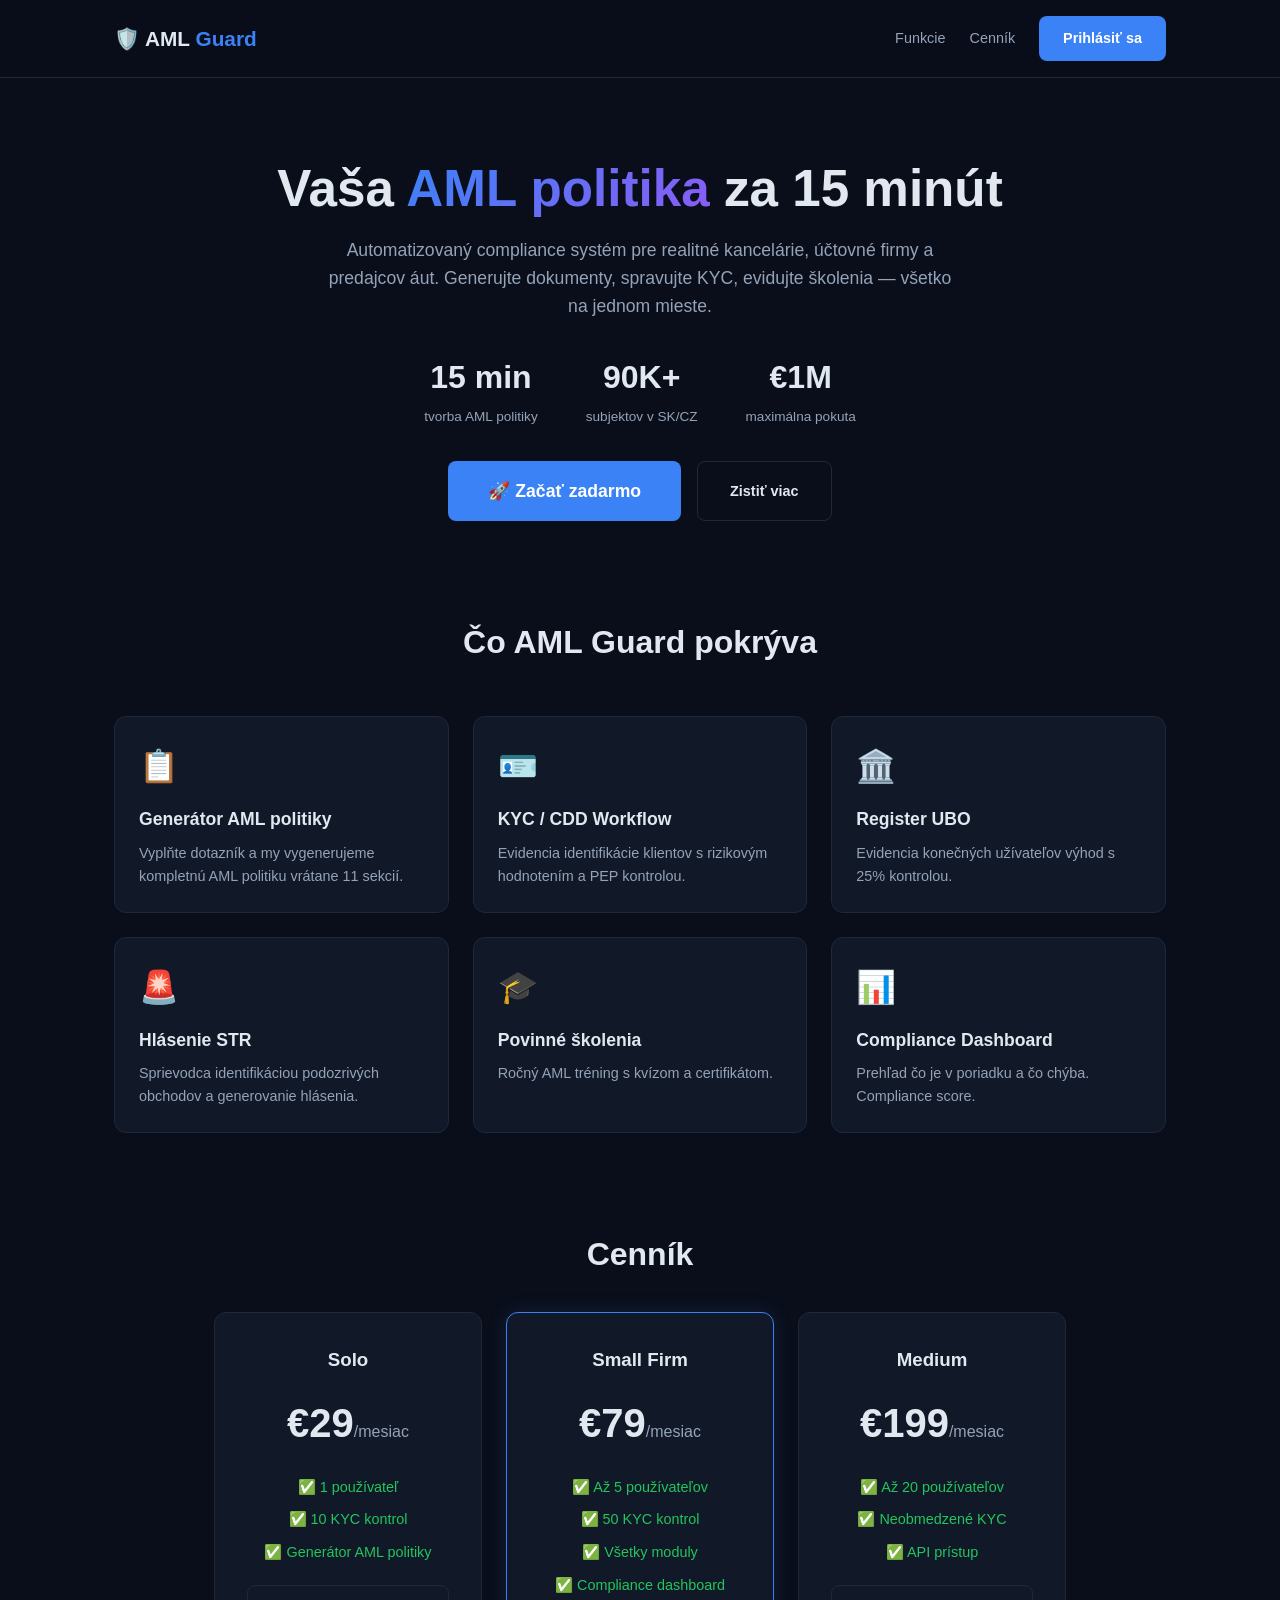
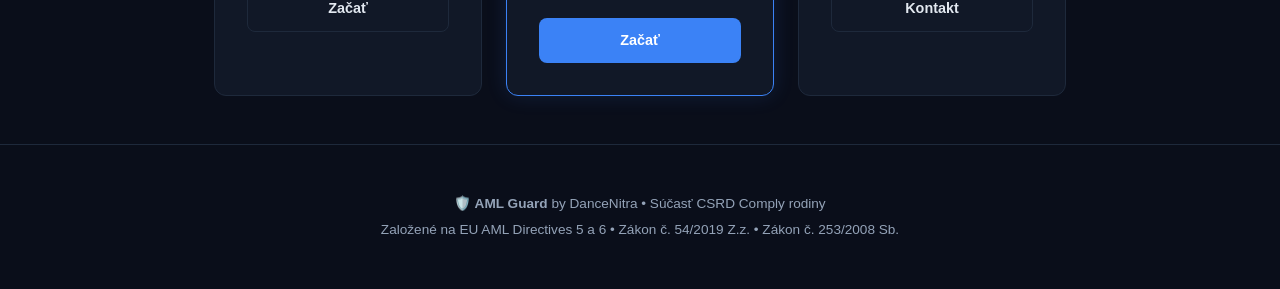
<file: site/index.html>
<!DOCTYPE html>
<html lang="sk">
<head>
  <meta charset="UTF-8">
  <meta name="viewport" content="width=device-width, initial-scale=1.0">
  <title>AML Guard — Compliance pre SK/CZ firmy</title>
  <meta name="description" content="AML compliance software pre realitné kancelárie, účtovné firmy a predajcov áut v SK a CZ.">
  <style>
    * { box-sizing: border-box; margin: 0; padding: 0; }
    :root { --bg: #0a0e1a; --bg-card: #111827; --text: #e2e8f0; --text-muted: #94a3b8; --accent: #3b82f6; --border: #1e293b; --radius: 12px; }
    body { font-family: -apple-system, BlinkMacSystemFont, 'Segoe UI', Roboto, sans-serif; background: var(--bg); color: var(--text); line-height: 1.6; }
    a { color: var(--accent); text-decoration: none; }
    .header { background: rgba(10,14,26,0.95); border-bottom: 1px solid var(--border); padding: 1rem 0; position: sticky; top: 0; z-index: 100; }
    .header-inner { max-width: 1100px; margin: 0 auto; padding: 0 1.5rem; display: flex; align-items: center; justify-content: space-between; }
    .logo { font-size: 1.3rem; font-weight: 700; } .logo span { color: var(--accent); }
    .btn { display: inline-flex; align-items: center; gap: 0.5rem; padding: 0.7rem 1.5rem; border-radius: 8px; font-weight: 600; font-size: 0.9rem; cursor: pointer; transition: all 0.2s; border: none; }
    .btn-primary { background: var(--accent); color: white; } .btn-primary:hover { background: #2563eb; transform: translateY(-1px); }
    .btn-outline { background: transparent; color: var(--text); border: 1px solid var(--border); }
    .hero { text-align: center; padding: 5rem 1.5rem 3rem; max-width: 800px; margin: 0 auto; }
    .hero h1 { font-size: 2.5rem; font-weight: 800; line-height: 1.2; margin-bottom: 1rem; }
    @media (min-width: 640px) { .hero h1 { font-size: 3.2rem; } }
    .hero h1 span { background: linear-gradient(135deg, var(--accent), #8b5cf6); -webkit-background-clip: text; -webkit-text-fill-color: transparent; }
    .hero p { font-size: 1.1rem; color: var(--text-muted); max-width: 640px; margin: 0 auto 2rem; }
    .hero-stats { display: flex; justify-content: center; gap: 3rem; flex-wrap: wrap; margin: 2rem 0; }
    .hero-stats strong { display: block; font-size: 2rem; } .hero-stats span { font-size: 0.85rem; color: var(--text-muted); }
    .features { max-width: 1100px; margin: 0 auto; padding: 3rem 1.5rem; }
    .features h2 { text-align: center; font-size: 2rem; margin-bottom: 3rem; }
    .features-grid { display: grid; grid-template-columns: repeat(auto-fit, minmax(300px, 1fr)); gap: 1.5rem; }
    .feature-card { background: var(--bg-card); border: 1px solid var(--border); border-radius: var(--radius); padding: 1.5rem; }
    .feature-card .icon { font-size: 2rem; margin-bottom: 0.8rem; }
    .feature-card h3 { font-size: 1.1rem; margin-bottom: 0.5rem; }
    .feature-card p { color: var(--text-muted); font-size: 0.9rem; }
    .pricing { max-width: 900px; margin: 0 auto; padding: 3rem 1.5rem; }
    .pricing h2 { text-align: center; font-size: 2rem; margin-bottom: 2rem; }
    .pricing-grid { display: grid; grid-template-columns: repeat(auto-fit, minmax(250px, 1fr)); gap: 1.5rem; }
    .pricing-card { background: var(--bg-card); border: 1px solid var(--border); border-radius: var(--radius); padding: 2rem; text-align: center; }
    .pricing-card.recommended { border-color: var(--accent); box-shadow: 0 0 20px rgba(59,130,246,0.15); position: relative; }
    .pricing-card .price { font-size: 2.5rem; font-weight: 800; margin: 1rem 0; }
    .pricing-card .price small { font-size: 1rem; font-weight: 400; color: var(--text-muted); }
    .pricing-card ul { list-style: none; margin: 1rem 0; }
    .pricing-card li { padding: 0.3rem 0; font-size: 0.9rem; color: var(--text-muted); }
    .pricing-card li.yes { color: #22c55e; }
    .footer { text-align: center; padding: 3rem 1.5rem; border-top: 1px solid var(--border); color: var(--text-muted); font-size: 0.85rem; }
    @media (max-width: 640px) { .hero h1 { font-size: 1.8rem; } .hero-stats { gap: 1.5rem; } .pricing-grid { grid-template-columns: 1fr; } }
  </style>
</head>
<body>
<header class="header">
  <div class="header-inner">
    <div class="logo"><span>🛡️</span> AML <span>Guard</span></div>
    <nav style="display:flex;gap:1.5rem;align-items:center;">
      <a href="#features" style="color:var(--text-muted);font-size:0.9rem;">Funkcie</a>
      <a href="#pricing" style="color:var(--text-muted);font-size:0.9rem;">Cenník</a>
      <a href="app/login.html" class="btn btn-primary">Prihlásiť sa</a>
    </nav>
  </div>
</header>

<section class="hero">
  <h1>Vaša <span>AML politika</span> za 15 minút</h1>
  <p>Automatizovaný compliance systém pre realitné kancelárie, účtovné firmy a predajcov áut. Generujte dokumenty, spravujte KYC, evidujte školenia — všetko na jednom mieste.</p>
  <div class="hero-stats">
    <div><strong>15 min</strong><span>tvorba AML politiky</span></div>
    <div><strong>90K+</strong><span>subjektov v SK/CZ</span></div>
    <div><strong>€1M</strong><span>maximálna pokuta</span></div>
  </div>
  <div style="display:flex;gap:1rem;justify-content:center;flex-wrap:wrap;">
    <a href="app/login.html?signup=true" class="btn btn-primary" style="padding:1rem 2.5rem;font-size:1.1rem;">🚀 Začať zadarmo</a>
    <a href="#features" class="btn btn-outline" style="padding:1rem 2rem;">Zistiť viac</a>
  </div>
</section>

<section class="features" id="features">
  <h2>Čo AML Guard pokrýva</h2>
  <div class="features-grid">
    <div class="feature-card"><div class="icon">📋</div><h3>Generátor AML politiky</h3><p>Vyplňte dotazník a my vygenerujeme kompletnú AML politiku vrátane 11 sekcií.</p></div>
    <div class="feature-card"><div class="icon">🪪</div><h3>KYC / CDD Workflow</h3><p>Evidencia identifikácie klientov s rizikovým hodnotením a PEP kontrolou.</p></div>
    <div class="feature-card"><div class="icon">🏛️</div><h3>Register UBO</h3><p>Evidencia konečných užívateľov výhod s 25% kontrolou.</p></div>
    <div class="feature-card"><div class="icon">🚨</div><h3>Hlásenie STR</h3><p>Sprievodca identifikáciou podozrivých obchodov a generovanie hlásenia.</p></div>
    <div class="feature-card"><div class="icon">🎓</div><h3>Povinné školenia</h3><p>Ročný AML tréning s kvízom a certifikátom.</p></div>
    <div class="feature-card"><div class="icon">📊</div><h3>Compliance Dashboard</h3><p>Prehľad čo je v poriadku a čo chýba. Compliance score.</p></div>
  </div>
</section>

<section class="pricing" id="pricing">
  <h2>Cenník</h2>
  <div class="pricing-grid">
    <div class="pricing-card">
      <h3>Solo</h3><div class="price">€29<small>/mesiac</small></div>
      <ul><li class="yes">✅ 1 používateľ</li><li class="yes">✅ 10 KYC kontrol</li><li class="yes">✅ Generátor AML politiky</li></ul>
      <a href="app/login.html?signup=true" class="btn btn-outline" style="width:100%;justify-content:center;">Začať</a>
    </div>
    <div class="pricing-card recommended">
      <h3>Small Firm</h3><div class="price">€79<small>/mesiac</small></div>
      <ul><li class="yes">✅ Až 5 používateľov</li><li class="yes">✅ 50 KYC kontrol</li><li class="yes">✅ Všetky moduly</li><li class="yes">✅ Compliance dashboard</li></ul>
      <a href="app/login.html?signup=true" class="btn btn-primary" style="width:100%;justify-content:center;">Začať</a>
    </div>
    <div class="pricing-card">
      <h3>Medium</h3><div class="price">€199<small>/mesiac</small></div>
      <ul><li class="yes">✅ Až 20 používateľov</li><li class="yes">✅ Neobmedzené KYC</li><li class="yes">✅ API prístup</li></ul>
      <a href="app/login.html?signup=true" class="btn btn-outline" style="width:100%;justify-content:center;">Kontakt</a>
    </div>
  </div>
</section>

<footer class="footer">
  <p><strong>🛡️ AML Guard</strong> by DanceNitra &bull; Súčasť CSRD Comply rodiny</p>
  <p style="margin-top:0.3rem;">Založené na EU AML Directives 5 a 6 &bull; Zákon č. 54/2019 Z.z. &bull; Zákon č. 253/2008 Sb.</p>
</footer>
</body>
</html>
</file>
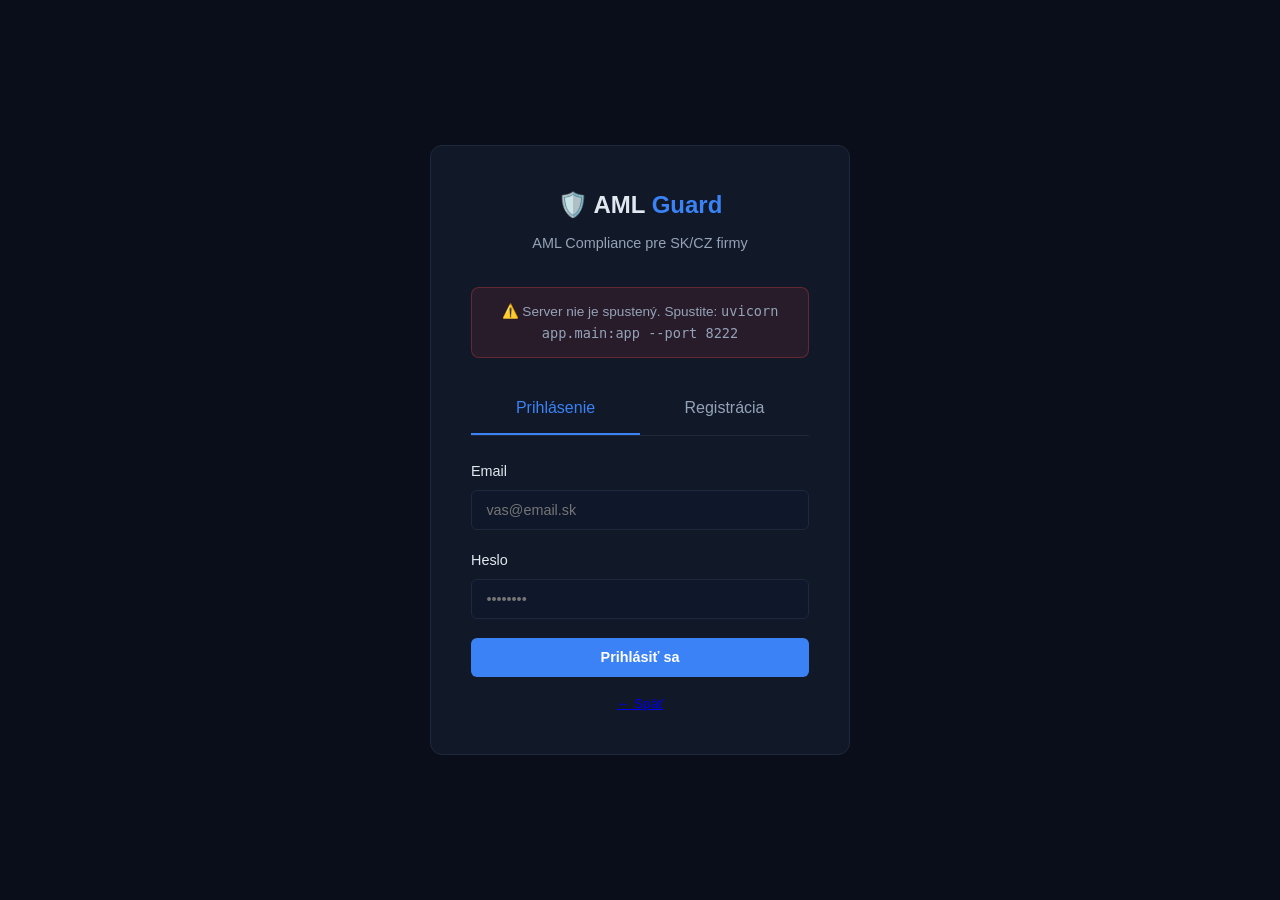
<file: site/app/index.html>
<!DOCTYPE html>
<html lang="sk">
<head>
  <meta charset="UTF-8">
  <meta name="viewport" content="width=device-width, initial-scale=1.0">
  <title>AML Guard — App</title>
  <style>
    * { box-sizing: border-box; margin: 0; padding: 0; }
    :root { --bg: #0a0e1a; --bg-card: #111827; --text: #e2e8f0; --text-muted: #94a3b8; --accent: #3b82f6; --green: #22c55e; --green-bg: rgba(34,197,94,0.1); --yellow: #eab308; --yellow-bg: rgba(234,179,8,0.1); --red: #ef4444; --red-bg: rgba(239,68,68,0.1); --border: #1e293b; --radius: 10px; }
    body { font-family: -apple-system, BlinkMacSystemFont, 'Segoe UI', Roboto, sans-serif; background: var(--bg); color: var(--text); line-height: 1.6; min-height: 100vh; }
    a { color: var(--accent); text-decoration: none; }

    .loading-full { display: flex; min-height: 100vh; align-items: center; justify-content: center; flex-direction: column; gap: 1rem; }
    .spinner { width: 40px; height: 40px; border: 3px solid var(--border); border-top-color: var(--accent); border-radius: 50%; animation: spin .8s linear infinite; }
    @keyframes spin { to { transform: rotate(360deg); } }

    .app-layout { display: flex; min-height: 100vh; }
    .sidebar { width: 230px; background: var(--bg-card); border-right: 1px solid var(--border); padding: 1.5rem; display: flex; flex-direction: column; flex-shrink: 0; position: fixed; top: 0; left: 0; height: 100vh; overflow-y: auto; }
    .sidebar-logo { font-size: 1.1rem; font-weight: 700; margin-bottom: 2rem; } .sidebar-logo span { color: var(--accent); }
    .sidebar-nav a { display: flex; align-items: center; gap: .7rem; padding: .7rem .8rem; border-radius: 8px; color: var(--text-muted); font-size: .9rem; margin-bottom: .2rem; }
    .sidebar-nav a:hover { background: rgba(59,130,246,0.1); color: var(--text); }
    .sidebar-nav a.active { background: rgba(59,130,246,0.15); color: var(--accent); font-weight: 600; }
    .sidebar-nav .sec { font-size: .7rem; text-transform: uppercase; letter-spacing: .05em; color: var(--text-muted); padding: 1rem .8rem .3rem; opacity: .6; }
    .sidebar-nav #logout-btn { color: var(--red); margin-top: 1rem; }

    .main-content { margin-left: 230px; flex: 1; padding: 1.5rem 2rem; max-width: 1100px; }

    .top-bar { display: flex; align-items: center; justify-content: space-between; margin-bottom: 2rem; padding-bottom: 1rem; border-bottom: 1px solid var(--border); }
    .top-bar h1 { font-size: 1.4rem; font-weight: 700; }
    .top-bar .info { font-size: .85rem; color: var(--text-muted); text-align: right; }

    .card { background: var(--bg-card); border: 1px solid var(--border); border-radius: var(--radius); padding: 1.5rem; margin-bottom: 1.5rem; }
    .card-h { display: flex; align-items: center; justify-content: space-between; margin-bottom: 1rem; }
    .card-h h2 { font-size: 1.1rem; font-weight: 600; }

    .stats-grid { display: grid; grid-template-columns: repeat(auto-fit, minmax(160px, 1fr)); gap: 1rem; margin-bottom: 1.5rem; }
    .stat-card { background: var(--bg-card); border: 1px solid var(--border); border-radius: var(--radius); padding: 1.2rem; text-align: center; }
    .stat-card .val { font-size: 1.8rem; font-weight: 700; }
    .stat-card .lbl { font-size: .8rem; color: var(--text-muted); margin-top: .2rem; }
    .stat-card .ico { font-size: 1.5rem; margin-bottom: .5rem; }

    .btn { display: inline-flex; align-items: center; gap: .5rem; padding: .7rem 1.4rem; border-radius: 6px; font-weight: 600; font-size: .9rem; cursor: pointer; border: none; transition: all .2s; }
    .btn-primary { background: var(--accent); color: white; } .btn-primary:hover { background: #2563eb; }
    .btn-secondary { background: #1e293b; color: var(--text); border: 1px solid var(--border); } .btn-secondary:hover { background: #334155; }
    .btn-group { display: flex; gap: .7rem; flex-wrap: wrap; margin-top: 1rem; }
    .btn-sm { padding: .4rem .8rem; font-size: .8rem; }

    .badge { display: inline-flex; padding: .15rem .5rem; border-radius: 10px; font-size: .75rem; font-weight: 600; }
    .badge-green { background: var(--green-bg); color: var(--green); }
    .badge-red { background: var(--red-bg); color: var(--red); }
    .badge-yellow { background: var(--yellow-bg); color: var(--yellow); }
    .badge-blue { background: rgba(59,130,246,0.1); color: var(--accent); }

    .score-circle { width: 80px; height: 80px; border-radius: 50%; display: flex; align-items: center; justify-content: center; font-size: 1.5rem; font-weight: 800; margin: 0 auto .5rem; }
    .score-circle.good { background: var(--green-bg); color: var(--green); border: 3px solid var(--green); }
    .score-circle.ok { background: var(--yellow-bg); color: var(--yellow); border: 3px solid var(--yellow); }
    .score-circle.bad { background: var(--red-bg); color: var(--red); border: 3px solid var(--red); }

    .checklist { list-style: none; }
    .checklist li { padding: .5rem 0; display: flex; align-items: center; gap: .7rem; border-bottom: 1px solid rgba(255,255,255,.03); }
    .checklist li:last-child { border-bottom: none; }
    .checklist .check.done { color: var(--green); }
    .checklist .check.miss { color: var(--text-muted); }

    .table-wrap { overflow-x: auto; }
    table { width: 100%; border-collapse: collapse; font-size: .9rem; }
    th { text-align: left; padding: .7rem .8rem; font-weight: 600; color: var(--text-muted); border-bottom: 1px solid var(--border); font-size: .8rem; }
    td { padding: .7rem .8rem; border-bottom: 1px solid rgba(255,255,255,.03); }
    tr:hover td { background: rgba(59,130,246,.03); }

    .form-group { margin-bottom: 1.2rem; }
    .form-group label { display: block; font-weight: 500; margin-bottom: .4rem; font-size: .9rem; }
    .form-group .hint { font-size: .8rem; color: var(--text-muted); margin-bottom: .4rem; }
    input, textarea, select { width: 100%; padding: .7rem .9rem; background: #0f172a; border: 1px solid var(--border); border-radius: 6px; color: var(--text); font-size: .9rem; font-family: inherit; }
    input:focus, textarea:focus, select:focus { outline: none; border-color: var(--accent); }
    .form-row { display: grid; grid-template-columns: 1fr 1fr; gap: 1rem; }

    .page { display: none; }
    .page.active { display: block; }

    pre.policy-text { background: #0f172a; padding: 1rem; border-radius: 8px; font-size: .8rem; line-height: 1.4; max-height: 400px; overflow-y: auto; white-space: pre-wrap; color: #cbd5e1; }
    .status-bar { background: rgba(59,130,246,.08); border: 1px solid rgba(59,130,246,.2); border-radius: 8px; padding: .5rem .8rem; font-size: .8rem; color: var(--text-muted); margin-bottom: 1.5rem; display: flex; justify-content: space-between; }
    .status-bar strong { color: var(--accent); }

    @media (max-width: 768px) { .sidebar { display: none; } .main-content { margin-left: 0; padding: 1rem; } .stats-grid { grid-template-columns: repeat(2, 1fr); } .form-row { grid-template-columns: 1fr; } }
  </style>
</head>
<body>

<div id="checking" class="loading-full">
  <div class="spinner"></div>
  <p style="color:var(--text-muted);">Prihlasujem...</p>
</div>

<div id="app-shell" style="display:none;">
  <div class="app-layout">
    <aside class="sidebar">
      <div class="sidebar-logo"><span>🛡️</span> AML <span>Guard</span></div>
      <nav class="sidebar-nav">
        <a href="#" data-page="dashboard" class="active">📊 Dashboard</a>
        <div class="sec">Dokumenty</div>
        <a href="#" data-page="policy">📋 AML politika</a>
        <div class="sec">Previerky</div>
        <a href="#" data-page="cdd">🪪 KYC / CDD</a>
        <a href="#" data-page="ubo">🏛️ Register UBO</a>
        <div class="sec">Reportovanie</div>
        <a href="#" data-page="str">🚨 Podozrivé obchody</a>
        <div class="sec">Compliance</div>
        <a href="#" data-page="training">🎓 Školenia</a>
        <div class="sec">Nastavenia</div>
        <a href="#" data-page="settings">⚙️ Nastavenia</a>
        <a href="#" id="logout-btn">🚪 Odhlásiť</a>
      </nav>
    </aside>
    <main class="main-content">
      <div class="top-bar">
        <h1 id="page-title">Dashboard</h1>
        <div class="info">
          <div id="user-name">—</div>
          <div id="company-name" style="font-size:.8rem;opacity:.7;">—</div>
        </div>
      </div>

      <div id="page-dashboard" class="page active"></div>
      <div id="page-policy" class="page"></div>
      <div id="page-cdd" class="page"></div>
      <div id="page-ubo" class="page"></div>
      <div id="page-str" class="page"></div>
      <div id="page-training" class="page"></div>
      <div id="page-settings" class="page"></div>
    </main>
  </div>
</div>

<script src="../js/api.js"></script>
<script>
// ─── APP STATE ───
let currentPage = 'dashboard';
let userData = null;

// ─── AUTH CHECK ───
(async function() {
  const token = API.token;
  if (!token) { window.location.href = 'login.html'; return; }
  
  try {
    userData = await API.auth.me();
    document.getElementById('checking').style.display = 'none';
    document.getElementById('app-shell').style.display = 'block';
    document.getElementById('user-name').textContent = userData.user.full_name;
    document.getElementById('company-name').textContent = userData.company?.name || '';
    setupNav();
    showPage('dashboard');
  } catch(e) {
    console.error('Auth failed:', e);
    API.token = null;
    window.location.href = 'login.html';
  }
})();

function setupNav() {
  document.querySelectorAll('.sidebar-nav a[data-page]').forEach(el => {
    el.addEventListener('click', e => {
      e.preventDefault();
      showPage(el.dataset.page);
    });
  });
  document.getElementById('logout-btn').addEventListener('click', e => {
    e.preventDefault();
    API.auth.logout();
    window.location.href = 'login.html';
  });
}

function showPage(page) {
  currentPage = page;
  document.querySelectorAll('.sidebar-nav a[data-page]').forEach(el => el.classList.toggle('active', el.dataset.page === page));
  document.querySelectorAll('.page').forEach(el => el.classList.remove('active'));
  const titles = { dashboard:'Dashboard', policy:'AML politika', cdd:'KYC / CDD', ubo:'Register UBO', str:'Podozrivé obchody', training:'Školenia', settings:'Nastavenia' };
  document.getElementById('page-title').textContent = titles[page] || 'Dashboard';
  document.getElementById(`page-${page}`).classList.add('active');
  
  switch(page) {
    case 'dashboard': renderDashboard(); break;
    case 'policy': renderPolicyPage(); break;
    case 'cdd': renderCDDPage(); break;
    case 'ubo': renderUBOPage(); break;
    case 'str': renderSTRPage(); break;
    case 'training': renderTrainingPage(); break;
    case 'settings': renderSettingsPage(); break;
  }
}

// ─── DASHBOARD ───
async function renderDashboard() {
  try { userData = await API.auth.me(); } catch(e) {}
  const d = userData.dashboard;
  const c = userData.company;
  
  const scoreClass = d.compliance_score >= 80 ? 'good' : d.compliance_score >= 50 ? 'ok' : 'bad';
  const scoreEmoji = d.compliance_score >= 80 ? '🟢' : d.compliance_score >= 50 ? '🟡' : '🔴';
  
  document.getElementById('page-dashboard').innerHTML = `
    <div class="stats-grid">
      <div class="stat-card"><div class="ico">📋</div><div class="val">${d.stats.policies ? '✅' : '❌'}</div><div class="lbl">AML politika</div></div>
      <div class="stat-card"><div class="ico">🪪</div><div class="val">${d.stats.cdd_records}</div><div class="lbl">KYC záznamov</div></div>
      <div class="stat-card"><div class="ico">🏛️</div><div class="val">${d.stats.ubo_records}</div><div class="lbl">UBO záznamov</div></div>
      <div class="stat-card"><div class="ico">${d.stats.training_valid ? '✅' : '⚠️'}</div><div class="val">${d.stats.training_valid ? 'OK' : 'Chýba'}</div><div class="lbl">Školenie</div></div>
    </div>
    <div style="display:grid;grid-template-columns:1fr 1fr;gap:1.5rem;">
      <div class="card" style="text-align:center;">
        <h2 style="margin-bottom:1rem;">${scoreEmoji} Compliance Score</h2>
        <div class="score-circle ${scoreClass}">${d.compliance_score}%</div>
        <p style="color:var(--text-muted);font-size:.85rem;">
          ${d.compliance_score === 100 ? 'Všetko v poriadku.' : d.compliance_score >= 80 ? 'Dobrý stav.' : d.compliance_score >= 50 ? 'Niektoré veci chýbajú.' : 'Viaceré povinnosti nie sú splnené.'}
        </p>
      </div>
      <div class="card">
        <h2 style="margin-bottom:1rem;">📌 Čo treba</h2>
        <ul class="checklist">
          ${d.checklist.map(x => `<li><span class="check ${x.done ? 'done' : 'miss'}">${x.done ? '✓' : '○'}</span><span>${x.done ? '✅ ' : ''}${x.item}</span></li>`).join('')}
        </ul>
      </div>
    </div>
    <div class="card" style="margin-top:1rem;">
      <h2 style="margin-bottom:.8rem;">⚡ Rýchle akcie</h2>
      <div class="btn-group">
        <button class="btn btn-primary" onclick="showPage('policy')">📋 ${d.stats.policies ? 'Upraviť' : 'Vytvoriť'} AML politiku</button>
        <button class="btn btn-secondary" onclick="showPage('cdd')">🪪 Nová KYC previerka</button>
        <button class="btn btn-secondary" onclick="showPage('training')">🎓 Školenie</button>
      </div>
    </div>
  `;
}

// ─── POLICY PAGE ───
async function renderPolicyPage() {
  const el = document.getElementById('page-policy');
  try {
    const data = await API.policy.list();
    if (data.policies.length > 0) {
      const p = data.policies[0];
      el.innerHTML = `
        <div class="status-bar"><span>✅ Aktívna politika od ${new Date(p.created_at).toLocaleDateString('sk-SK')}</span><strong>v.${p.version}</strong></div>
        <div class="card">
          <div class="card-h"><h2>📋 AML politika</h2><button class="btn btn-sm btn-primary" onclick="generatePolicyForm()">+ Nová verzia</button></div>
          <p style="color:var(--text-muted);margin-bottom:1rem;">Aktívna politika je platná do ${new Date(p.valid_until).toLocaleDateString('sk-SK')}.</p>
          <div class="btn-group">
            <button class="btn btn-secondary btn-sm" onclick="generatePolicyForm()">📝 Upraviť</button>
            <button class="btn btn-secondary btn-sm" onclick="if(confirm('PDF report bol vygenerovaný na serveri.')){}">📥 Stiahnuť PDF</button>
          </div>
        </div>
      `;
    } else {
      generatePolicyForm();
    }
  } catch(e) {
    el.innerHTML = `<div class="card"><p style="color:var(--red);">Chyba: ${e.message}</p></div>`;
  }
}

function generatePolicyForm() {
  const el = document.getElementById('page-policy');
  const c = userData.company;
  el.innerHTML = `
    <div class="card">
      <div class="card-h"><h2>📝 Generovať AML politiku</h2></div>
      <div class="form-group"><label>Názov spoločnosti</label><input id="gp_name" value="${c?.name || ''}"></div>
      <div class="form-row">
        <div class="form-group"><label>IČO</label><input id="gp_ico" value="${c?.ico || ''}"></div>
        <div class="form-group"><label>Počet zamestnancov</label><input id="gp_emp" value="${c?.employee_count || 1}"></div>
      </div>
      <div class="form-group"><label>Zodpovedná osoba</label><input id="gp_co" value="${userData.user.full_name}"></div>
      <div class="form-group"><label>Kontakt (CO)</label><input id="gp_contact" value="${userData.user.email}"></div>
      <div class="form-row">
        <div class="form-group"><label>Typ činnosti</label><select id="gp_type"><option value="realestate">Realitná kancelária</option><option value="accounting">Účtovná firma</option><option value="auto">Predajca áut</option></select></div>
        <div class="form-group"><label>Miera rizika</label><select id="gp_risk"><option value="low">Nízka</option><option value="medium">Stredná</option><option value="high">Vysoká</option></select></div>
      </div>
      <div class="btn-group">
        <button class="btn btn-primary" onclick="doGeneratePolicy()">📄 Vygenerovať</button>
        <button class="btn btn-secondary" onclick="showPage('policy')">← Späť</button>
      </div>
    </div>
  `;
}

async function doGeneratePolicy() {
  const btn = document.querySelector('#page-policy .btn-primary');
  btn.disabled = true; btn.innerHTML = 'Generujem...';
  
  try {
    const result = await API.policy.generate({
      company_name: document.getElementById('gp_name').value,
      ico: document.getElementById('gp_ico').value,
      business_type: document.getElementById('gp_type').value,
      employee_count: document.getElementById('gp_emp').value,
      co_name: document.getElementById('gp_co').value,
      co_contact: document.getElementById('gp_contact').value,
      risk_level: document.getElementById('gp_risk').value,
    });
    
    document.getElementById('page-policy').innerHTML = `
      <div class="status-bar" style="border-color:rgba(34,197,94,.3);background:rgba(34,197,94,.08);"><span>✅ Politika vygenerovaná</span><strong>v.${result.version}</strong></div>
      <div class="card">
        <h2 style="margin-bottom:1rem;">📄 AML politika — náhľad</h2>
        <div class="policy-text">${result.policy_text.replace(/\n/g, '<br>')}</div>
        <div class="btn-group" style="margin-top:1rem;">
          <button class="btn btn-primary" onclick="showPage('policy')">← Späť na prehľad</button>
          <button class="btn btn-secondary" onclick="showPage('dashboard')">📊 Dashboard</button>
        </div>
      </div>
    `;
  } catch(e) {
    alert('Chyba: ' + e.message);
    btn.disabled = false; btn.innerHTML = 'Vygenerovať';
  }
}

// ─── CDD PAGE ───
async function renderCDDPage() {
  const el = document.getElementById('page-cdd');
  try {
    const data = await API.cdd.list();
    let rows = '';
    (data.records || []).forEach(r => {
      const riskBadge = r.risk_level === 'low' ? 'badge-green' : r.risk_level === 'medium' ? 'badge-yellow' : 'badge-red';
      rows += `<tr><td>${r.first_name || ''} ${r.last_name}</td><td>${r.id_document_type || '-'}</td><td><span class="badge ${riskBadge}">${r.risk_level}</span>${r.is_pep ? ' <span class="badge badge-yellow">PEP</span>' : ''}</td><td><span class="badge ${r.id_verified ? 'badge-green' : 'badge-yellow'}">${r.id_verified ? 'Overené' : 'Neoverené'}</span></td><td>${new Date(r.created_at).toLocaleDateString('sk-SK')}</td></tr>`;
    });
    el.innerHTML = `
      <div class="card">
        <div class="card-h"><h2>🪪 KYC / CDD previerky</h2><button class="btn btn-sm btn-primary" onclick="showCDDForm()">+ Nová</button></div>
        ${data.records.length === 0 ? '<p style="color:var(--text-muted);">Zatiaľ žiadne záznamy.</p>' : `<div class="table-wrap"><table><thead><tr><th>Meno</th><th>Doklad</th><th>Riziko</th><th>Stav</th><th>Dátum</th></tr></thead><tbody>${rows}</tbody></table></div>`}
      </div>
    `;
  } catch(e) { el.innerHTML = `<div class="card"><p style="color:var(--red);">Chyba: ${e.message}</p></div>`; }
}

function showCDDForm() {
  const el = document.getElementById('page-cdd');
  el.innerHTML = `
    <div class="card">
      <div class="card-h"><h2>🪪 Nová KYC previerka</h2></div>
      <div class="form-row">
        <div class="form-group"><label>Meno</label><input id="cdd_fn" placeholder="Peter"></div>
        <div class="form-group"><label>Priezvisko</label><input id="cdd_ln" placeholder="Vzorový"></div>
      </div>
      <div class="form-row">
        <div class="form-group"><label>Štátna príslušnosť</label><input id="cdd_nat" value="SK"></div>
        <div class="form-group"><label>Dátum nar.</label><input id="cdd_bd" type="date"></div>
      </div>
      <div class="form-row">
        <div class="form-group"><label>Typ dokladu</label><select id="cdd_doc"><option value="obciansky">Občiansky preukaz</option><option value="pas">Cestovný pas</option></select></div>
        <div class="form-group"><label>Číslo dokladu</label><input id="cdd_docnum"></div>
      </div>
      <div class="form-row">
        <div class="form-group"><label>Riziko</label><select id="cdd_risk"><option value="low">Nízke</option><option value="medium">Stredné</option><option value="high">Vysoké</option></select></div>
        <div class="form-group"><label>PEP osoba?</label><select id="cdd_pep"><option value="false">Nie</option><option value="true">Áno</option></select></div>
      </div>
      <div class="btn-group">
        <button class="btn btn-primary" onclick="doCreateCDD()">💾 Uložiť</button>
        <button class="btn btn-secondary" onclick="showPage('cdd')">← Späť</button>
      </div>
    </div>
  `;
}

async function doCreateCDD() {
  try {
    await API.cdd.create({
      last_name: document.getElementById('cdd_ln').value,
      first_name: document.getElementById('cdd_fn').value,
      nationality: document.getElementById('cdd_nat').value,
      birth_date: document.getElementById('cdd_bd').value || '',
      id_document_type: document.getElementById('cdd_doc').value,
      id_document_number: document.getElementById('cdd_docnum').value,
      risk_level: document.getElementById('cdd_risk').value,
      is_pep: document.getElementById('cdd_pep').value === 'true',
    });
    showPage('cdd');
  } catch(e) { alert('Chyba: ' + e.message); }
}

// ─── UBO PAGE ───
async function renderUBOPage() {
  const el = document.getElementById('page-ubo');
  try {
    const data = await API.ubo.list();
    let rows = '';
    (data.records || []).forEach(r => {
      rows += `<tr><td>${r.full_name}</td><td>${r.nationality || '-'}</td><td><strong>${r.ownership_percent}%</strong></td><td>${r.ownership_type === 'direct' ? 'Priame' : 'Nepriame'}</td><td>${r.is_statutory ? '<span class="badge badge-blue">Štatutár</span>' : '-'}</td></tr>`;
    });
    el.innerHTML = `
      <div class="card">
        <div class="card-h"><h2>🏛️ Register UBO</h2><button class="btn btn-sm btn-primary" onclick="showUBOForm()">+ Pridať</button></div>
        ${data.records.length === 0 ? '<p style="color:var(--text-muted);">Zatiaľ žiadne záznamy.</p>' : `<div class="table-wrap"><table><thead><tr><th>Meno</th><th>Štát</th><th>Podiel</th><th>Typ</th><th>Štatút</th></tr></thead><tbody>${rows}</tbody></table></div>`}
        <p style="font-size:.85rem;color:var(--text-muted);margin-top:1rem;">ℹ️ Pravidlo 25%: evidujú sa osoby s viac ako 25% podielom.</p>
      </div>
    `;
  } catch(e) { el.innerHTML = `<div class="card"><p style="color:var(--red);">Chyba: ${e.message}</p></div>`; }
}

function showUBOForm() {
  const el = document.getElementById('page-ubo');
  el.innerHTML = `
    <div class="card">
      <div class="card-h"><h2>🏛️ Nový UBO záznam</h2></div>
      <div class="form-group"><label>Celé meno</label><input id="ubo_name" placeholder="Meno Priezvisko"></div>
      <div class="form-row">
        <div class="form-group"><label>Podiel (%)</label><input id="ubo_pct" type="number" step="0.01"></div>
        <div class="form-group"><label>Štát</label><input id="ubo_nat" value="SK"></div>
      </div>
      <div class="form-row">
        <div class="form-group"><label>Typ vlastníctva</label><select id="ubo_type"><option value="direct">Priame</option><option value="indirect">Nepriame</option></select></div>
        <div class="form-group"><label>Štatutár?</label><select id="ubo_stat"><option value="false">Nie</option><option value="true">Áno</option></select></div>
      </div>
      <div class="btn-group">
        <button class="btn btn-primary" onclick="doCreateUBO()">💾 Uložiť</button>
        <button class="btn btn-secondary" onclick="showPage('ubo')">← Späť</button>
      </div>
    </div>
  `;
}

async function doCreateUBO() {
  try {
    await API.ubo.create({
      full_name: document.getElementById('ubo_name').value,
      ownership_percent: parseFloat(document.getElementById('ubo_pct').value),
      nationality: document.getElementById('ubo_nat').value,
      ownership_type: document.getElementById('ubo_type').value,
      is_statutory: document.getElementById('ubo_stat').value === 'true',
    });
    showPage('ubo');
  } catch(e) { alert('Chyba: ' + e.message); }
}

// ─── STR PAGE ───
async function renderSTRPage() {
  const el = document.getElementById('page-str');
  try {
    const data = await API.str.list();
    let rows = '';
    (data.reports || []).forEach(r => {
      rows += `<tr><td><strong>${r.report_number}</strong></td><td>${r.transaction_amount ? parseFloat(r.transaction_amount).toLocaleString('sk-SK') + ' €' : '-'}</td><td>${r.transaction_type || '-'}</td><td><span class="badge ${r.status === 'submitted' ? 'badge-green' : 'badge-yellow'}">${r.status === 'submitted' ? 'Odoslané' : 'Koncept'}</span></td></tr>`;
    });
    el.innerHTML = `
      <div class="card">
        <div class="card-h"><h2>🚨 Podozrivé obchody</h2><button class="btn btn-sm btn-primary" onclick="showSTRForm()">+ Nové</button></div>
        ${data.reports.length === 0 ? '<p style="color:var(--text-muted);">Zatiaľ žiadne hlásenia.</p>' : `<div class="table-wrap"><table><thead><tr><th>Číslo</th><th>Suma</th><th>Typ</th><th>Stav</th></tr></thead><tbody>${rows}</tbody></table></div>`}
      </div>
    `;
  } catch(e) { el.innerHTML = `<div class="card"><p style="color:var(--red);">Chyba: ${e.message}</p></div>`; }
}

function showSTRForm() {
  const el = document.getElementById('page-str');
  el.innerHTML = `
    <div class="card">
      <div class="card-h"><h2>🚨 Nové hlásenie</h2></div>
      <div class="form-row">
        <div class="form-group"><label>Suma (€)</label><input id="str_amount" type="number"></div>
        <div class="form-group"><label>Dátum transakcie</label><input id="str_date" type="date"></div>
      </div>
      <div class="form-group"><label>Typ transakcie</label><select id="str_type"><option value="cash">Hotovosť</option><option value="transfer">Bankový prevod</option><option value="crypto">Crypto</option></select></div>
      <div class="form-group"><label>Popis podozrenia</label><textarea id="str_desc" rows="4" placeholder="Popíšte prečo je táto transakcia podozrivá..."></textarea></div>
      <div class="btn-group">
        <button class="btn btn-primary" onclick="doCreateSTR()">💾 Uložiť</button>
        <button class="btn btn-secondary" onclick="showPage('str')">← Späť</button>
      </div>
    </div>
  `;
}

async function doCreateSTR() {
  try {
    await API.str.create({
      transaction_amount: parseFloat(document.getElementById('str_amount').value) || null,
      transaction_date: document.getElementById('str_date').value || '',
      transaction_type: document.getElementById('str_type').value,
      description: document.getElementById('str_desc').value,
      suspicion_reasons: [],
    });
    showPage('str');
  } catch(e) { alert('Chyba: ' + e.message); }
}

// ─── TRAINING PAGE ───
async function renderTrainingPage() {
  const el = document.getElementById('page-training');
  try {
    const data = await API.training.list();
    let rows = '';
    (data.records || []).forEach(r => {
      const valid = new Date(r.valid_until) > new Date();
      rows += `<tr><td>${r.module_name}</td><td>${r.training_type === 'annual' ? 'Ročné' : 'Vstupné'}</td><td>${new Date(r.completed_at).toLocaleDateString('sk-SK')}</td><td>${r.score}%</td><td><span class="badge ${valid ? 'badge-green' : 'badge-red'}">${valid ? 'Platné' : 'Expirované'}</span></td></tr>`;
    });
    el.innerHTML = `
      <div class="card">
        <div class="card-h"><h2>🎓 AML školenia</h2><button class="btn btn-sm btn-primary" onclick="completeTraining()">+ Absolvovať školenie</button></div>
        <p style="color:var(--text-muted);margin-bottom:1rem;font-size:.9rem;">Podľa AML zákona je každý zamestnanec povinný absolvovať ročné školenie.</p>
        ${data.records.length === 0 ? '<p style="color:var(--text-muted);">Zatiaľ žiadne školenia.</p>' : `<div class="table-wrap"><table><thead><tr><th>Modul</th><th>Typ</th><th>Dátum</th><th>Skóre</th><th>Platnosť</th></tr></thead><tbody>${rows}</tbody></table></div>`}
      </div>
    `;
  } catch(e) { el.innerHTML = `<div class="card"><p style="color:var(--red);">Chyba: ${e.message}</p></div>`; }
}

async function completeTraining() {
  try {
    await API.training.complete({ module_name: 'Základné AML školenie ' + new Date().getFullYear(), score: 100 });
    showPage('training');
  } catch(e) { alert('Chyba: ' + e.message); }
}

// ─── SETTINGS PAGE ───
function renderSettingsPage() {
  const u = userData.user;
  const c = userData.company;
  document.getElementById('page-settings').innerHTML = `
    <div class="card">
      <h2 style="margin-bottom:1rem;">⚙️ Nastavenia</h2>
      <div class="form-row">
        <div class="form-group"><label>Meno</label><input value="${u.full_name}" disabled style="opacity:.6;"></div>
        <div class="form-group"><label>Email</label><input value="${u.email}" disabled style="opacity:.6;"></div>
      </div>
      <div class="form-row">
        <div class="form-group"><label>Firma</label><input value="${c?.name || ''}" disabled style="opacity:.6;"></div>
        <div class="form-group"><label>IČO</label><input value="${c?.ico || ''}" disabled style="opacity:.6;"></div>
      </div>
      <p style="font-size:.85rem;color:var(--text-muted);margin-top:1rem;">ℹ️ Úprava nastavení bude dostupná v ďalšej verzii.</p>
    </div>
  `;
}
</script>
</body>
</html>
</file>
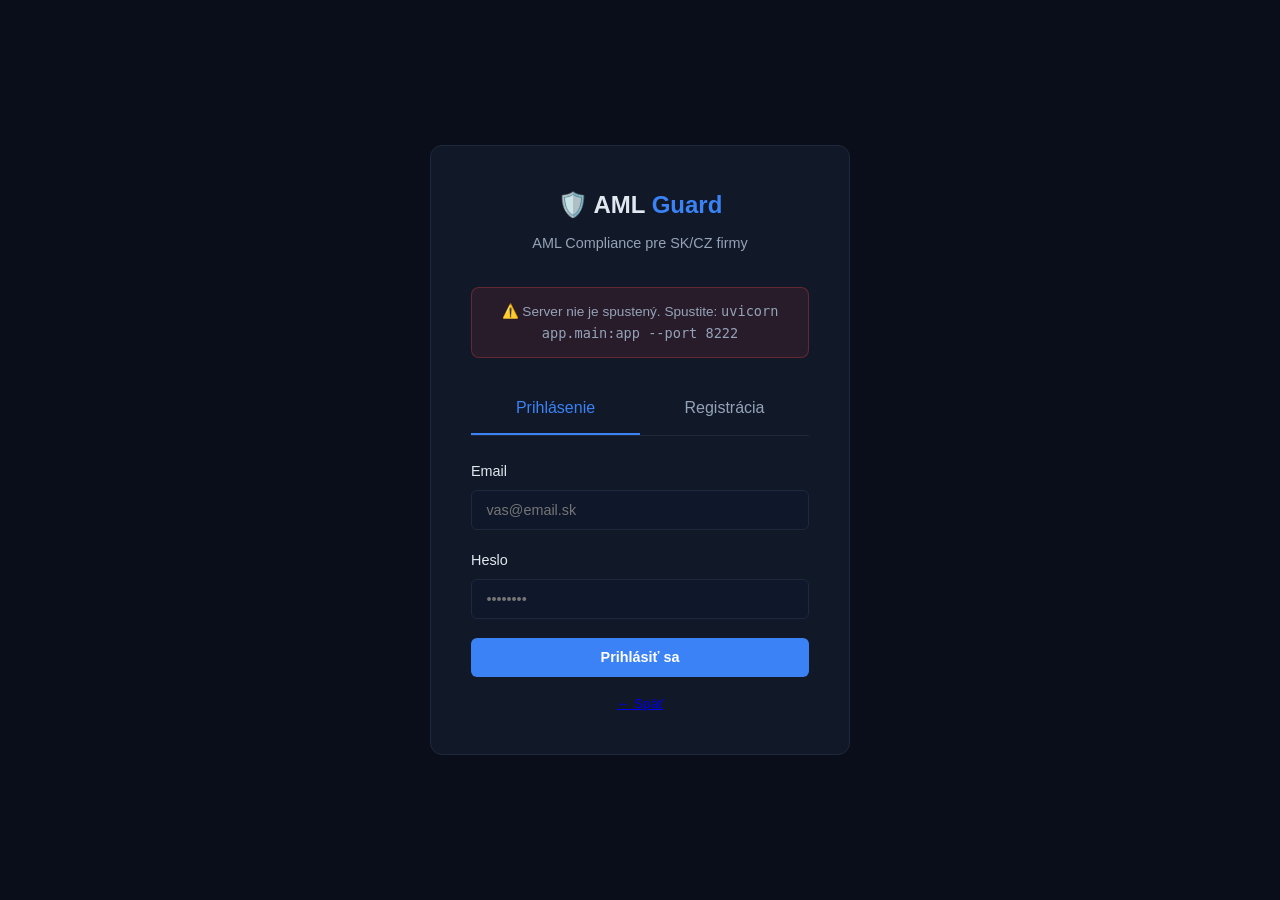
<file: site/app/login.html>
<!DOCTYPE html>
<html lang="sk">
<head>
  <meta charset="UTF-8">
  <meta name="viewport" content="width=device-width, initial-scale=1.0">
  <title>AML Guard — Prihlásenie</title>
  <style>
    * { box-sizing: border-box; margin: 0; padding: 0; }
    :root { --bg: #0a0e1a; --bg-card: #111827; --text: #e2e8f0; --text-muted: #94a3b8; --accent: #3b82f6; --border: #1e293b; --radius: 12px; }
    body { font-family: -apple-system, BlinkMacSystemFont, 'Segoe UI', Roboto, sans-serif; background: var(--bg); color: var(--text); line-height: 1.6; }
    .auth-page { display: flex; min-height: 100vh; align-items: center; justify-content: center; padding: 1.5rem; }
    .auth-card { background: var(--bg-card); border: 1px solid var(--border); border-radius: var(--radius); padding: 2.5rem; max-width: 420px; width: 100%; }
    .logo { font-size: 1.5rem; font-weight: 700; text-align: center; margin-bottom: 0.5rem; }
    .logo span { color: var(--accent); }
    .subtitle { text-align: center; color: var(--text-muted); font-size: 0.9rem; margin-bottom: 2rem; }
    .tabs { display: flex; border-bottom: 1px solid var(--border); margin-bottom: 1.5rem; }
    .tab { flex: 1; text-align: center; padding: 0.8rem; cursor: pointer; color: var(--text-muted); font-weight: 500; border-bottom: 2px solid transparent; transition: all 0.2s; }
    .tab.active { color: var(--accent); border-bottom-color: var(--accent); }
    .auth-tab-content { display: none; }
    .auth-tab-content.active { display: block; }
    .form-group { margin-bottom: 1.2rem; }
    .form-group label { display: block; font-weight: 500; margin-bottom: 0.4rem; font-size: 0.9rem; }
    input { width: 100%; padding: 0.7rem 0.9rem; background: #0f172a; border: 1px solid var(--border); border-radius: 6px; color: var(--text); font-size: 0.9rem; transition: border-color 0.2s; font-family: inherit; }
    input:focus { outline: none; border-color: var(--accent); box-shadow: 0 0 0 3px rgba(59,130,246,0.15); }
    .form-row { display: grid; grid-template-columns: 1fr 1fr; gap: 1rem; }
    .btn { display: inline-flex; align-items: center; gap: 0.5rem; padding: 0.7rem 1.4rem; border-radius: 6px; font-weight: 600; font-size: 0.9rem; cursor: pointer; transition: all 0.2s; border: none; justify-content: center; }
    .btn-primary { background: var(--accent); color: white; width: 100%; }
    .btn-primary:hover { background: #2563eb; }
    .btn-primary:disabled { opacity: 0.5; cursor: not-allowed; }
    .error { color: #ef4444; font-size: 0.85rem; margin-top: 0.5rem; display: none; }
    .error.show { display: block; }
    .success { color: #22c55e; font-size: 0.85rem; margin-top: 0.5rem; display: none; }
    .success.show { display: block; }
    .server-status { background: rgba(59,130,246,0.1); border: 1px solid rgba(59,130,246,0.3); border-radius: 8px; padding: 0.8rem 1rem; margin-bottom: 1.5rem; font-size: 0.85rem; color: var(--text-muted); text-align: center; }
    .load { display: inline-block; width: 16px; height: 16px; border: 2px solid var(--border); border-top-color: var(--accent); border-radius: 50%; animation: spin 0.8s linear infinite; vertical-align: middle; margin-right: 0.5rem; }
    @keyframes spin { to { transform: rotate(360deg); } }
    @media (max-width:640px) { .form-row { grid-template-columns: 1fr; } }
  </style>
</head>
<body>
<div class="auth-page">
  <div class="auth-card">
    <div class="logo"><span>🛡️</span> AML <span>Guard</span></div>
    <p class="subtitle">AML Compliance pre SK/CZ firmy</p>
    
    <div class="server-status" id="server-status">🔌 Zisťujem pripojenie na server...</div>
    
    <div class="tabs">
      <div class="tab active" onclick="switchTab('login')">Prihlásenie</div>
      <div class="tab" onclick="switchTab('register')">Registrácia</div>
    </div>
    
    <div class="auth-tab-content active" id="tab-login">
      <div class="form-group">
        <label>Email</label>
        <input type="email" id="login-email" placeholder="vas@email.sk">
      </div>
      <div class="form-group">
        <label>Heslo</label>
        <input type="password" id="login-password" placeholder="••••••••">
      </div>
      <div class="error" id="login-error"></div>
      <button class="btn btn-primary" id="login-btn" onclick="handleLogin()">Prihlásiť sa</button>
      <p style="text-align:center;margin-top:1rem;color:var(--text-muted);font-size:0.85rem;"><a href="../index.html">← Späť</a></p>
    </div>
    
    <div class="auth-tab-content" id="tab-register">
      <div class="form-group"><label>Meno</label><input type="text" id="reg-name" placeholder="Ján Demovič"></div>
      <div class="form-group"><label>Názov firmy</label><input type="text" id="reg-company" placeholder="Moja firma s.r.o."></div>
      <div class="form-row">
        <div class="form-group"><label>Email</label><input type="email" id="reg-email" placeholder="vas@email.sk"></div>
        <div class="form-group"><label>Heslo (min 6)</label><input type="password" id="reg-password" placeholder="••••••••"></div>
      </div>
      <div class="error" id="register-error"></div>
      <div class="success" id="register-success"></div>
      <button class="btn btn-primary" id="register-btn" onclick="handleRegister()">Vytvoriť účet</button>
    </div>
  </div>
</div>

<script src="../js/api.js"></script>
<script>
// Check server status on load
(async function() {
  const statusEl = document.getElementById('server-status');
  try {
    const r = await fetch('http://localhost:8222/api/health');
    const d = await r.json();
    statusEl.innerHTML = `✅ Server beží — ${d.app} v${d.version}`;
    statusEl.style.borderColor = 'rgba(34,197,94,0.3)';
    statusEl.style.background = 'rgba(34,197,94,0.1)';
  } catch(e) {
    statusEl.innerHTML = '⚠️ Server nie je spustený. Spustite: <code>uvicorn app.main:app --port 8222</code>';
    statusEl.style.borderColor = 'rgba(239,68,68,0.3)';
    statusEl.style.background = 'rgba(239,68,68,0.1)';
  }
})();

// Auto-switch to register tab
if (window.location.search.includes('signup=true')) {
  switchTab('register');
}

function switchTab(tab) {
  document.querySelectorAll('.tab').forEach(t => t.classList.remove('active'));
  document.querySelectorAll('.auth-tab-content').forEach(t => t.classList.remove('active'));
  document.querySelector(`.tab[onclick*="${tab}"]`).classList.add('active');
  document.getElementById(`tab-${tab}`).classList.add('active');
  hideErrors();
}

function hideErrors() {
  document.querySelectorAll('.error').forEach(e => e.classList.remove('show'));
  document.querySelectorAll('.success').forEach(e => e.classList.remove('show'));
}

async function handleLogin() {
  const email = document.getElementById('login-email').value.trim();
  const password = document.getElementById('login-password').value;
  const errorEl = document.getElementById('login-error');
  const btn = document.getElementById('login-btn');
  
  hideErrors();
  if (!email || !password) { errorEl.textContent = 'Vyplňte email a heslo.'; errorEl.classList.add('show'); return; }
  
  btn.disabled = true; btn.innerHTML = '<span class="load"></span> Prihlasujem...';
  
  try {
    const result = await API.auth.login(email, password);
    window.location.href = 'index.html';
  } catch(e) {
    errorEl.textContent = e.message === 'Invalid email or password' ? 'Nesprávny email alebo heslo.' : e.message;
    errorEl.classList.add('show');
    btn.disabled = false; btn.textContent = 'Prihlásiť sa';
  }
}

async function handleRegister() {
  const name = document.getElementById('reg-name').value.trim();
  const company = document.getElementById('reg-company').value.trim();
  const email = document.getElementById('reg-email').value.trim();
  const password = document.getElementById('reg-password').value;
  const errorEl = document.getElementById('register-error');
  const successEl = document.getElementById('register-success');
  const btn = document.getElementById('register-btn');
  
  hideErrors();
  if (!name || !email || !password) { errorEl.textContent = 'Vyplňte meno, email a heslo.'; errorEl.classList.add('show'); return; }
  if (password.length < 6) { errorEl.textContent = 'Heslo musí mať aspoň 6 znakov.'; errorEl.classList.add('show'); return; }
  
  btn.disabled = true; btn.innerHTML = '<span class="load"></span> Vytváram účet...';
  
  try {
    const result = await API.auth.register({
      email, password, full_name: name,
      company_name: company, jurisdiction: 'SK', company_type: 'other'
    });
    API.token = result.access_token;
    successEl.textContent = 'Účet vytvorený! Presmerúvam...';
    successEl.classList.add('show');
    setTimeout(() => window.location.href = 'index.html', 1000);
  } catch(e) {
    errorEl.textContent = e.message;
    errorEl.classList.add('show');
    btn.disabled = false; btn.textContent = 'Vytvoriť účet';
  }
}
</script>
</body>
</html>
</file>
